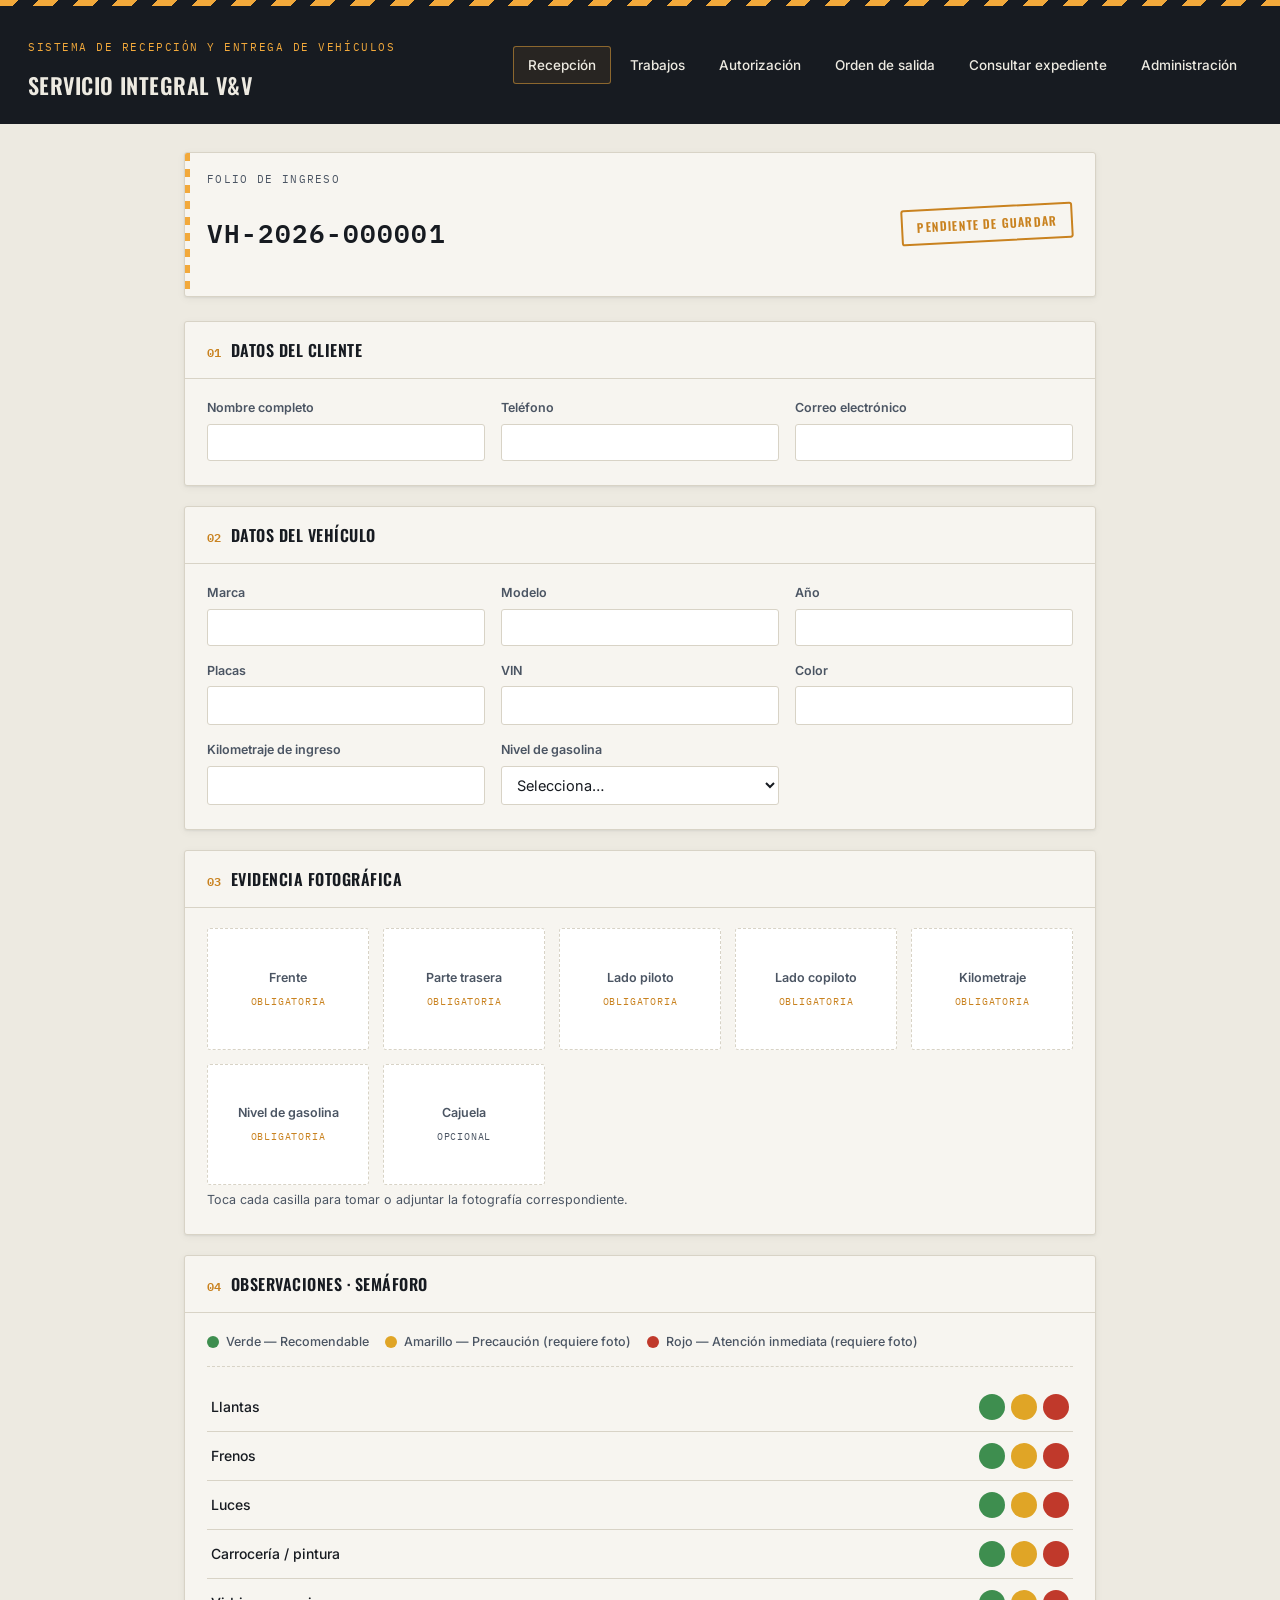
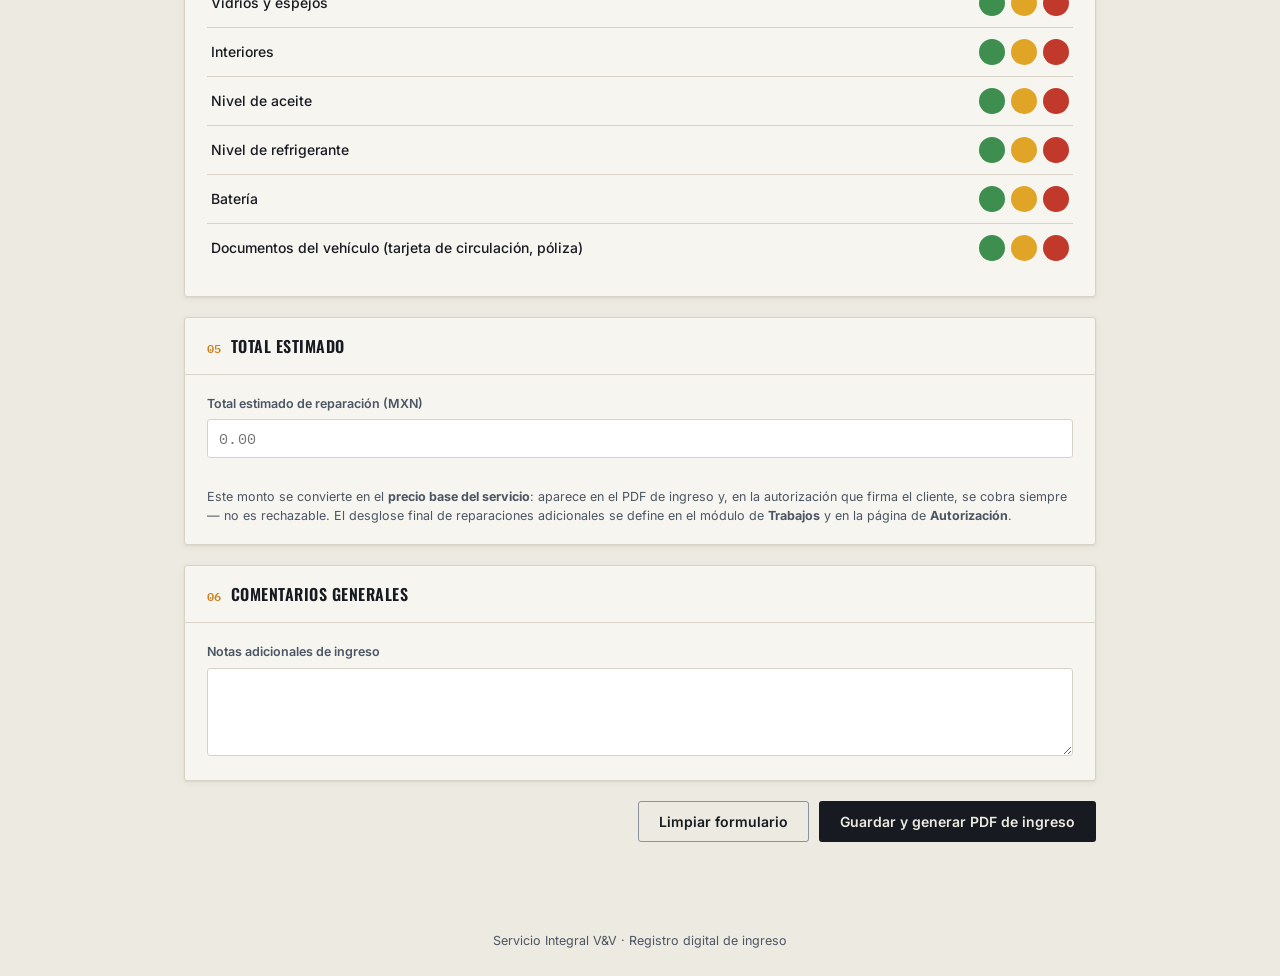
<file: index.html>
<!DOCTYPE html>
<html lang="es">
<head>
<meta charset="UTF-8">
<meta name="viewport" content="width=device-width, initial-scale=1.0">
<title>Recepción de Vehículos · Servicio Integral V&amp;V</title>
<link rel="stylesheet" href="css/estilos.css">
</head>
<body>
  <div class="franja-seguridad"></div>

  <header class="encabezado">
    <div class="marca">
      <p class="kicker">Sistema de recepción y entrega de vehículos</p>
      <h1>Servicio Integral V&amp;V</h1>
    </div>
    <nav>
      <a href="index.html" aria-current="page">Recepción</a>
      <a href="trabajos.html">Trabajos</a>
      <a href="autorizacion.html">Autorización</a>
      <a href="salida.html">Orden de salida</a>
      <a href="consulta.html">Consultar expediente</a>
      <a href="admin.html">Administración</a>
    </nav>
  </header>

  <main>

    <!-- Boleto de folio: se genera automáticamente al guardar -->
    <div class="boleto-folio" style="margin-bottom: 24px;">
      <div>
        <p class="etiqueta">Folio de ingreso</p>
        <p class="folio" id="folio-preview">VH-2026-000001</p>
      </div>
      <span class="sello-estado" id="sello-estado">Pendiente de guardar</span>
    </div>

    <form id="form-recepcion" novalidate>

      <!-- Datos del cliente -->
      <section class="tarjeta">
        <div class="tarjeta__cabecera">
          <span class="tarjeta__num">01</span>
          <h2>Datos del cliente</h2>
        </div>
        <div class="tarjeta__cuerpo grid-campos">
          <div class="campo">
            <label for="cliente-nombre">Nombre completo</label>
            <input type="text" id="cliente-nombre" name="cliente_nombre" required>
          </div>
          <div class="campo">
            <label for="cliente-telefono">Teléfono</label>
            <input type="tel" id="cliente-telefono" name="cliente_telefono" required>
          </div>
          <div class="campo">
            <label for="cliente-correo">Correo electrónico</label>
            <input type="email" id="cliente-correo" name="cliente_correo">
          </div>
        </div>
      </section>

      <!-- Datos del vehículo -->
      <section class="tarjeta">
        <div class="tarjeta__cabecera">
          <span class="tarjeta__num">02</span>
          <h2>Datos del vehículo</h2>
        </div>
        <div class="tarjeta__cuerpo grid-campos">
          <div class="campo">
            <label for="veh-marca">Marca</label>
            <input type="text" id="veh-marca" name="veh_marca" required>
          </div>
          <div class="campo">
            <label for="veh-modelo">Modelo</label>
            <input type="text" id="veh-modelo" name="veh_modelo" required>
          </div>
          <div class="campo">
            <label for="veh-anio">Año</label>
            <input type="number" id="veh-anio" name="veh_anio" min="1970" max="2100">
          </div>
          <div class="campo campo--dato">
            <label for="veh-placas">Placas</label>
            <input type="text" id="veh-placas" name="veh_placas" required>
          </div>
          <div class="campo campo--dato">
            <label for="veh-vin">VIN</label>
            <input type="text" id="veh-vin" name="veh_vin">
          </div>
          <div class="campo campo--dato">
            <label for="veh-color">Color</label>
            <input type="text" id="veh-color" name="veh_color">
          </div>
          <div class="campo campo--dato">
            <label for="veh-km">Kilometraje de ingreso</label>
            <input type="number" id="veh-km" name="veh_km" min="0">
          </div>
          <div class="campo">
            <label for="veh-gasolina">Nivel de gasolina</label>
            <select id="veh-gasolina" name="veh_gasolina">
              <option value="">Selecciona…</option>
              <option value="reserva">Reserva</option>
              <option value="1/4">1/4</option>
              <option value="1/2">1/2</option>
              <option value="3/4">3/4</option>
              <option value="lleno">Lleno</option>
            </select>
          </div>
        </div>
      </section>

      <!-- Evidencia fotográfica -->
      <section class="tarjeta">
        <div class="tarjeta__cabecera">
          <span class="tarjeta__num">03</span>
          <h2>Evidencia fotográfica</h2>
        </div>
        <div class="tarjeta__cuerpo">
          <div class="grid-fotos" id="grid-fotos-ingreso">
            <label class="foto-slot" data-slot="frente">
              <input type="file" accept="image/*" capture="environment" hidden>
              <span class="nombre">Frente</span>
              <span class="req">Obligatoria</span>
            </label>
            <label class="foto-slot" data-slot="trasera">
              <input type="file" accept="image/*" capture="environment" hidden>
              <span class="nombre">Parte trasera</span>
              <span class="req">Obligatoria</span>
            </label>
            <label class="foto-slot" data-slot="lado-piloto">
              <input type="file" accept="image/*" capture="environment" hidden>
              <span class="nombre">Lado piloto</span>
              <span class="req">Obligatoria</span>
            </label>
            <label class="foto-slot" data-slot="lado-copiloto">
              <input type="file" accept="image/*" capture="environment" hidden>
              <span class="nombre">Lado copiloto</span>
              <span class="req">Obligatoria</span>
            </label>
            <label class="foto-slot" data-slot="kilometraje">
              <input type="file" accept="image/*" capture="environment" hidden>
              <span class="nombre">Kilometraje</span>
              <span class="req">Obligatoria</span>
            </label>
            <label class="foto-slot" data-slot="gasolina">
              <input type="file" accept="image/*" capture="environment" hidden>
              <span class="nombre">Nivel de gasolina</span>
              <span class="req">Obligatoria</span>
            </label>
            <label class="foto-slot" data-slot="cajuela">
              <input type="file" accept="image/*" capture="environment" hidden>
              <span class="nombre">Cajuela</span>
              <span class="req" style="color: var(--peltre);">Opcional</span>
            </label>
          </div>
          <p class="texto-ayuda">Toca cada casilla para tomar o adjuntar la fotografía correspondiente.</p>
        </div>
      </section>

      <!-- Observaciones -->
      <section class="tarjeta">
        <div class="tarjeta__cabecera">
          <span class="tarjeta__num">04</span>
          <h2>Observaciones · Semáforo</h2>
        </div>
        <div class="tarjeta__cuerpo">
          <div class="leyenda-semaforo">
            <span class="leyenda-semaforo__item"><span class="punto verde"></span> Verde — Recomendable</span>
            <span class="leyenda-semaforo__item"><span class="punto amarillo"></span> Amarillo — Precaución (requiere foto)</span>
            <span class="leyenda-semaforo__item"><span class="punto rojo"></span> Rojo — Atención inmediata (requiere foto)</span>
          </div>
          <div id="lista-observaciones">
            <!-- Filas generadas por js/app.js -->
          </div>
        </div>
      </section>

      <!-- Total estimado -->
      <section class="tarjeta">
        <div class="tarjeta__cabecera">
          <span class="tarjeta__num">05</span>
          <h2>Total estimado</h2>
        </div>
        <div class="tarjeta__cuerpo grid-campos">
          <div class="campo campo--dato">
            <label for="total-estimado">Total estimado de reparación (MXN)</label>
            <input type="number" id="total-estimado" name="total_estimado" min="0.01" step="0.01" placeholder="0.00" required>
          </div>
        </div>
        <p class="texto-ayuda" style="padding: 0 22px 18px;">
          Este monto se convierte en el <strong>precio base del servicio</strong>: aparece en el
          PDF de ingreso y, en la autorización que firma el cliente, se cobra siempre —
          no es rechazable. El desglose final de reparaciones adicionales se define en el
          módulo de <strong>Trabajos</strong> y en la página de <strong>Autorización</strong>.
        </p>
      </section>

      <!-- Comentarios generales -->
      <section class="tarjeta">
        <div class="tarjeta__cabecera">
          <span class="tarjeta__num">06</span>
          <h2>Comentarios generales</h2>
        </div>
        <div class="tarjeta__cuerpo">
          <div class="campo">
            <label for="comentarios">Notas adicionales de ingreso</label>
            <textarea id="comentarios" name="comentarios" rows="4"></textarea>
          </div>
        </div>
      </section>

      <div class="barra-acciones">
        <button type="button" class="btn btn-secundario" id="btn-limpiar">Limpiar formulario</button>
        <button type="submit" class="btn btn-primario" id="btn-guardar">Guardar y generar PDF de ingreso</button>
      </div>

    </form>
  </main>

  <footer class="pie-pagina">
    Servicio Integral V&amp;V · Registro digital de ingreso
  </footer>

  <script src="js/api.js"></script>
  <script src="js/app.js"></script>
</body>
</html>
</file>
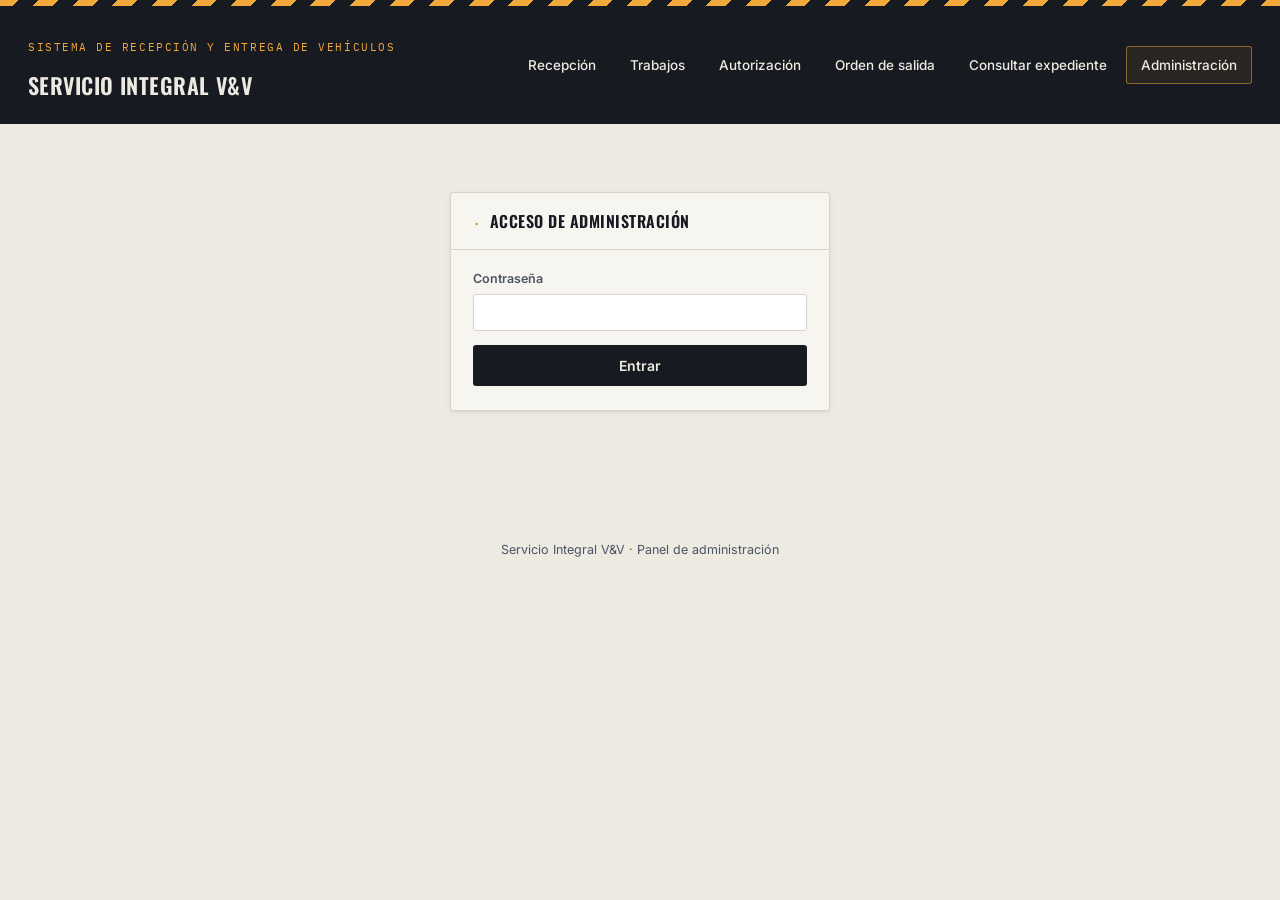
<file: admin.html>
<!DOCTYPE html>
<html lang="es">
<head>
<meta charset="UTF-8">
<meta name="viewport" content="width=device-width, initial-scale=1.0">
<title>Administración · Servicio Integral V&amp;V</title>
<link rel="stylesheet" href="css/estilos.css">
</head>
<body>
  <div class="franja-seguridad"></div>

  <header class="encabezado">
    <div class="marca">
      <p class="kicker">Sistema de recepción y entrega de vehículos</p>
      <h1>Servicio Integral V&amp;V</h1>
    </div>
    <nav>
      <a href="index.html">Recepción</a>
      <a href="trabajos.html">Trabajos</a>
      <a href="autorizacion.html">Autorización</a>
      <a href="salida.html">Orden de salida</a>
      <a href="consulta.html">Consultar expediente</a>
      <a href="admin.html" aria-current="page">Administración</a>
    </nav>
  </header>

  <main>

    <!-- Puerta de acceso: se oculta el panel hasta verificar la contraseña -->
    <section class="tarjeta" id="panel-login" style="max-width: 380px; margin: 40px auto;">
      <div class="tarjeta__cabecera">
        <span class="tarjeta__num">·</span>
        <h2>Acceso de administración</h2>
      </div>
      <div class="tarjeta__cuerpo">
        <form id="form-login">
          <div class="campo" style="margin-bottom: 14px;">
            <label for="clave-admin">Contraseña</label>
            <input type="password" id="clave-admin" autocomplete="current-password" required>
          </div>
          <button type="submit" class="btn btn-primario" id="btn-entrar" style="width: 100%;">Entrar</button>
          <p class="texto-ayuda" id="error-login" style="color: var(--rojo); display:none;"></p>
        </form>
      </div>
    </section>

    <div id="panel-contenido" hidden>

    <section class="tarjeta" style="margin-bottom: 20px;">
      <div class="tarjeta__cabecera" style="justify-content: space-between; align-items: center;">
        <div style="display:flex; align-items:baseline; gap:10px;">
          <span class="tarjeta__num">·</span>
          <h2>Vehículos en el taller</h2>
        </div>
        <div style="display:flex; align-items:center; gap:16px;">
          <label style="display:flex; align-items:center; gap:8px; font-size: 13px; color: var(--peltre); font-weight: 500; cursor: pointer;">
            <input type="checkbox" id="chk-mostrar-entregados">
            Mostrar entregados
          </label>
          <button type="button" class="btn btn-secundario" id="btn-cerrar-sesion" style="padding: 7px 12px; font-size: 12.5px;">Cerrar sesión</button>
        </div>
      </div>
      <div class="tarjeta__cuerpo">
        <div class="campo" style="margin-bottom: 16px;">
          <label for="filtro-admin">Buscar por folio, cliente o placas</label>
          <input type="text" id="filtro-admin" placeholder="VH-2026-000001, Juan Pérez, ABC-123…">
        </div>

        <div style="overflow-x: auto;">
          <table id="tabla-admin" style="width:100%; border-collapse:collapse; font-size: 13.5px;">
            <thead>
              <tr style="text-align:left; border-bottom: 2px solid var(--linea);">
                <th style="padding: 8px 6px; font-size:11px; letter-spacing:0.06em; text-transform:uppercase; color: var(--peltre);">Folio</th>
                <th style="padding: 8px 6px; font-size:11px; letter-spacing:0.06em; text-transform:uppercase; color: var(--peltre);">Cliente</th>
                <th style="padding: 8px 6px; font-size:11px; letter-spacing:0.06em; text-transform:uppercase; color: var(--peltre);">Vehículo</th>
                <th style="padding: 8px 6px; font-size:11px; letter-spacing:0.06em; text-transform:uppercase; color: var(--peltre);">Placas</th>
                <th style="padding: 8px 6px; font-size:11px; letter-spacing:0.06em; text-transform:uppercase; color: var(--peltre);">Ingreso</th>
                <th style="padding: 8px 6px; font-size:11px; letter-spacing:0.06em; text-transform:uppercase; color: var(--peltre);">Estado actual</th>
                <th style="padding: 8px 6px; font-size:11px; letter-spacing:0.06em; text-transform:uppercase; color: var(--peltre);">Autorizado</th>
                <th style="padding: 8px 6px; font-size:11px; letter-spacing:0.06em; text-transform:uppercase; color: var(--peltre);">Cambiar a</th>
                <th></th>
              </tr>
            </thead>
            <tbody id="cuerpo-tabla-admin">
              <!-- Filas generadas por js/admin.js -->
            </tbody>
          </table>
        </div>

        <p class="texto-ayuda" id="mensaje-tabla-vacia" hidden>No hay vehículos que coincidan con la búsqueda.</p>
        <p class="texto-ayuda" id="mensaje-cargando">Cargando expedientes…</p>
      </div>
    </section>

    <p class="texto-ayuda">
      Al cambiar el estado se envía automáticamente un correo al cliente (si dejó su correo al ingresar el vehículo).
    </p>

    <section class="tarjeta">
      <div class="tarjeta__cabecera">
        <span class="tarjeta__num">·</span>
        <h2>Prueba de notificaciones por correo</h2>
      </div>
      <div class="tarjeta__cuerpo">
        <p class="texto-ayuda" style="margin: 0 0 14px;">
          Si los clientes no están recibiendo las notificaciones o los PDF, usa esto para
          probar el envío directamente, sin depender de un folio real.
        </p>
        <div class="grid-campos" style="align-items: end;">
          <div class="campo">
            <label for="correo-prueba">Correo de destino</label>
            <input type="email" id="correo-prueba" placeholder="tu-correo@ejemplo.com">
          </div>
          <div class="campo">
            <button type="button" class="btn btn-secundario" id="btn-probar-correo">Enviar correo de prueba</button>
          </div>
        </div>
        <p class="texto-ayuda" style="margin-top: 10px;">
          Si no llega en unos minutos, revisa la carpeta de spam y confirma que le diste
          permiso al script para enviar correos (Apps Script te lo pide la primera vez que
          se ejecuta cualquier acción que use MailApp).
        </p>
      </div>
    </section>

    </div>

  </main>

  <footer class="pie-pagina">
    Servicio Integral V&amp;V · Panel de administración
  </footer>

  <script src="js/api.js"></script>
  <script src="js/admin.js"></script>
</body>
</html>
</file>
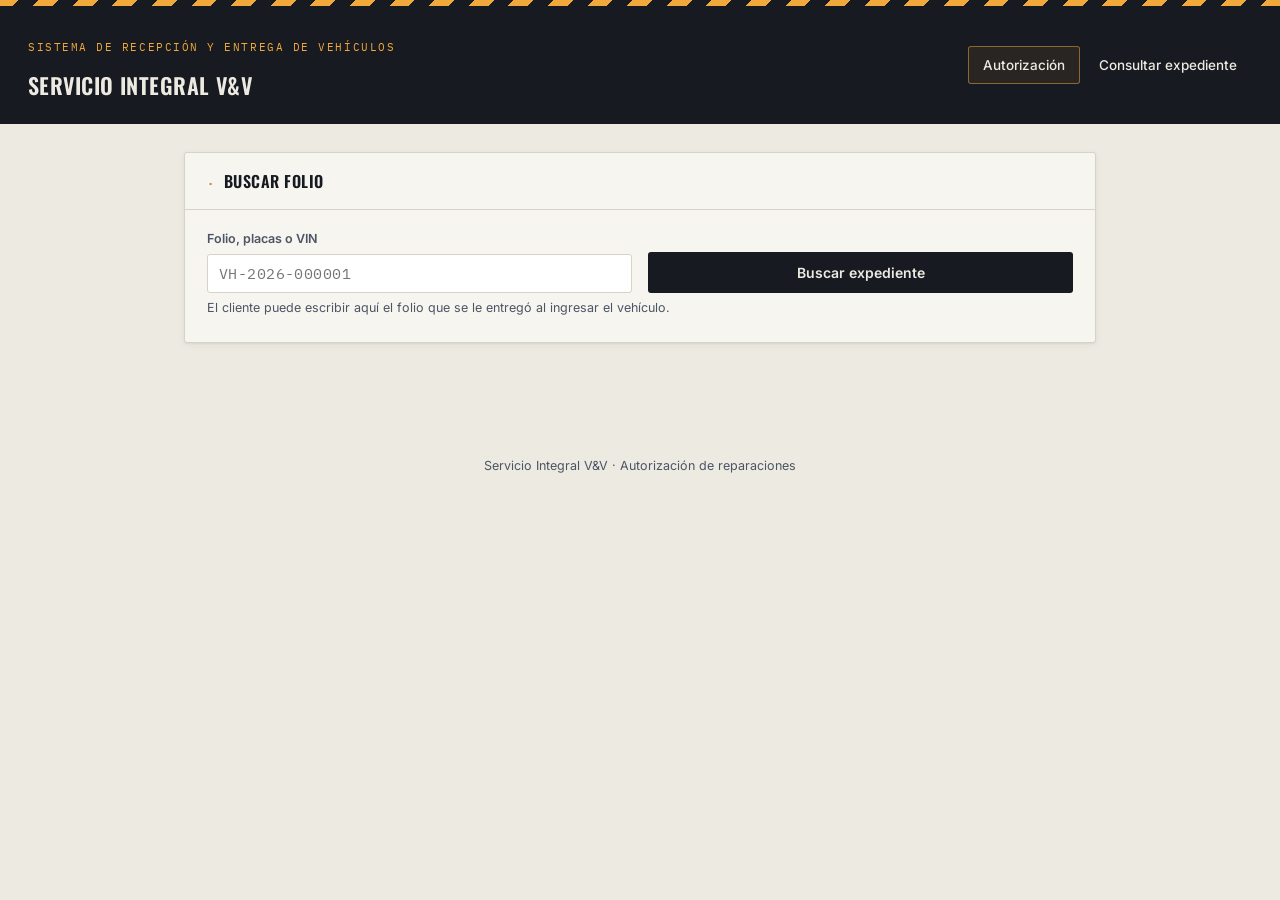
<file: autorizacion.html>
<!DOCTYPE html>
<html lang="es">
<head>
<meta charset="UTF-8">
<meta name="viewport" content="width=device-width, initial-scale=1.0">
<title>Autorización de Reparaciones · Servicio Integral V&amp;V</title>
<link rel="stylesheet" href="css/estilos.css">
</head>
<body>
  <div class="franja-seguridad"></div>

  <header class="encabezado">
    <div class="marca">
      <p class="kicker">Sistema de recepción y entrega de vehículos</p>
      <h1>Servicio Integral V&amp;V</h1>
    </div>
    <nav>
      <a href="autorizacion.html" aria-current="page">Autorización</a>
      <a href="consulta.html">Consultar expediente</a>
    </nav>
  </header>

  <main>

    <!-- Búsqueda del expediente -->
    <section class="tarjeta" style="margin-bottom: 24px;">
      <div class="tarjeta__cabecera">
        <span class="tarjeta__num">·</span>
        <h2>Buscar folio</h2>
      </div>
      <div class="tarjeta__cuerpo">
        <div class="grid-campos" style="align-items: end;">
          <div class="campo campo--dato">
            <label for="buscar-folio-autorizacion">Folio, placas o VIN</label>
            <input type="text" id="buscar-folio-autorizacion" placeholder="VH-2026-000001">
          </div>
          <div class="campo">
            <button type="button" class="btn btn-primario" id="btn-buscar-folio-autorizacion">Buscar expediente</button>
          </div>
        </div>
        <p class="texto-ayuda">El cliente puede escribir aquí el folio que se le entregó al ingresar el vehículo.</p>
      </div>
    </section>

    <div id="panel-autorizacion" hidden>

      <div class="boleto-folio" style="margin-bottom: 24px;">
        <div>
          <p class="etiqueta">Expediente</p>
          <p class="folio" id="folio-autorizacion">VH-2026-000001</p>
        </div>
        <span class="sello-estado" id="sello-estado-autorizacion">En reparación</span>
      </div>

      <!-- Sin reparaciones registradas todavía -->
      <p class="texto-ayuda" id="mensaje-sin-reparaciones" hidden>
        Todavía no hay reparaciones recomendadas registradas para este folio.
        Solicita al taller que complete el módulo de Trabajos antes de continuar.
      </p>

      <!-- Ya autorizado: vista de solo lectura -->
      <div id="vista-bloqueada" hidden>
        <p class="banner-info">
          Esta autorización ya fue confirmada el <strong id="fecha-autorizacion"></strong> y no puede modificarse.
        </p>
        <section class="tarjeta">
          <div class="tarjeta__cabecera"><span class="tarjeta__num">·</span><h2>Reparaciones autorizadas</h2></div>
          <div class="tarjeta__cuerpo">
            <table class="tabla-autorizacion" id="tabla-bloqueada">
              <thead><tr><th>Reparación</th><th class="col-costo">Costo</th></tr></thead>
              <tbody id="cuerpo-tabla-bloqueada"></tbody>
            </table>
            <div class="total-autorizacion">
              <span>Total autorizado</span>
              <span class="monto" id="total-bloqueado">$0.00</span>
            </div>
          </div>
        </section>
      </div>

      <!-- Formulario de autorización (aún no bloqueado) -->
      <form id="form-autorizacion" hidden novalidate>

        <section class="tarjeta">
          <div class="tarjeta__cabecera">
            <span class="tarjeta__num">01</span>
            <h2>Reparaciones recomendadas</h2>
          </div>
          <div class="tarjeta__cuerpo">
            <p class="texto-ayuda" style="margin: 0 0 14px;">
              Selecciona las reparaciones que autorizas. El total se calcula automáticamente.
            </p>

            <div style="display:flex; justify-content:space-between; align-items:center; background: var(--papel); border:1px solid var(--linea); border-radius: var(--radio); padding: 12px 16px; margin-bottom: 16px;">
              <div>
                <p style="margin:0; font-weight:600; font-size:14px;">Servicio base</p>
                <p style="margin:2px 0 0; font-size:12px; color:var(--peltre);">Cargo fijo del servicio, no rechazable</p>
              </div>
              <span id="precio-base-autorizacion" style="font-family: var(--fuente-dato); font-weight:600; font-size:16px;">$0.00</span>
            </div>

            <table class="tabla-autorizacion">
              <thead>
                <tr><th style="width:40px;"></th><th>Reparación</th><th class="col-costo">Costo</th></tr>
              </thead>
              <tbody id="cuerpo-tabla-autorizacion"></tbody>
            </table>
            <div class="total-autorizacion">
              <span>Total autorizado</span>
              <span class="monto" id="total-autorizado">$0.00</span>
            </div>
          </div>
        </section>

        <section class="tarjeta">
          <div class="tarjeta__cabecera">
            <span class="tarjeta__num">02</span>
            <h2>Identificación oficial (INE)</h2>
          </div>
          <div class="tarjeta__cuerpo">
            <p class="texto-ayuda" style="margin: 0 0 14px;">
              Se solicita para dejar constancia de quién autorizó las reparaciones. La foto del frente es obligatoria.
            </p>
            <div class="grid-fotos" style="grid-template-columns: repeat(auto-fit, minmax(160px,1fr));">
              <label class="foto-slot" data-slot="ine-frente">
                <input type="file" accept="image/*" capture="environment" hidden>
                <span class="nombre">Frente del INE</span>
                <span class="req">Obligatoria</span>
              </label>
              <label class="foto-slot" data-slot="ine-reverso">
                <input type="file" accept="image/*" capture="environment" hidden>
                <span class="nombre">Reverso del INE</span>
                <span class="req" style="color: var(--peltre);">Opcional</span>
              </label>
            </div>
          </div>
        </section>

        <p class="texto-ayuda">
          Al confirmar, este expediente quedará <strong>bloqueado</strong>: ya no podrá modificarse
          la lista de reparaciones ni la autorización.
        </p>

        <div class="barra-acciones">
          <button type="submit" class="btn btn-primario" id="btn-confirmar-autorizacion">Confirmar autorización</button>
        </div>

      </form>
    </div>

  </main>

  <footer class="pie-pagina">
    Servicio Integral V&amp;V · Autorización de reparaciones
  </footer>

  <script src="js/api.js"></script>
  <script src="js/autorizacion.js"></script>
</body>
</html>
</file>
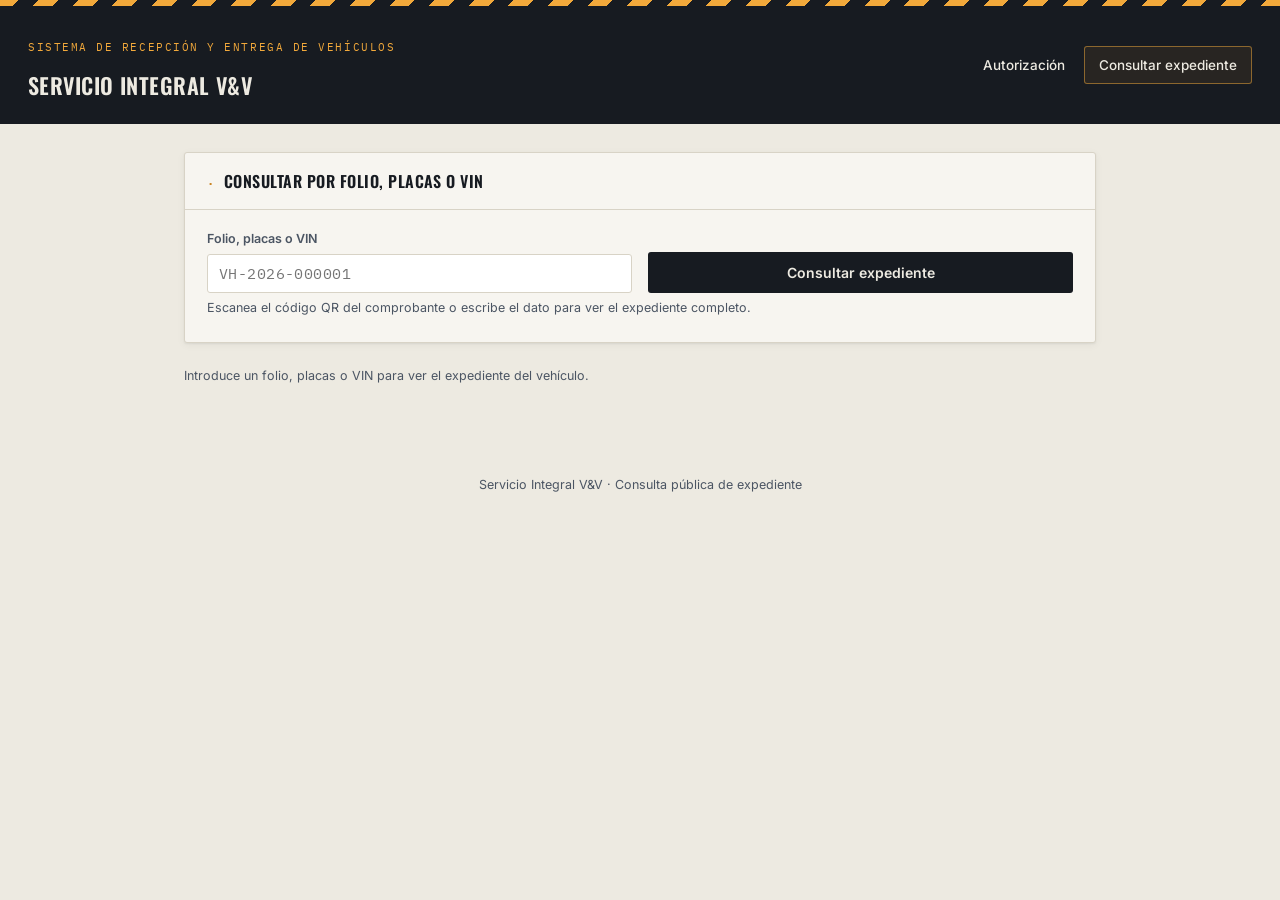
<file: consulta.html>
<!DOCTYPE html>
<html lang="es">
<head>
<meta charset="UTF-8">
<meta name="viewport" content="width=device-width, initial-scale=1.0">
<title>Consulta de Expediente · Servicio Integral V&amp;V</title>
<link rel="stylesheet" href="css/estilos.css">
</head>
<body>
  <div class="franja-seguridad"></div>

  <header class="encabezado">
    <div class="marca">
      <p class="kicker">Sistema de recepción y entrega de vehículos</p>
      <h1>Servicio Integral V&amp;V</h1>
    </div>
    <nav>
      <a href="autorizacion.html">Autorización</a>
      <a href="consulta.html" aria-current="page">Consultar expediente</a>
    </nav>
  </header>

  <main>

    <!-- Búsqueda -->
    <section class="tarjeta" style="margin-bottom: 24px;">
      <div class="tarjeta__cabecera">
        <span class="tarjeta__num">·</span>
        <h2>Consultar por folio, placas o VIN</h2>
      </div>
      <div class="tarjeta__cuerpo">
        <div class="grid-campos" style="align-items: end;">
          <div class="campo campo--dato">
            <label for="consulta-input">Folio, placas o VIN</label>
            <input type="text" id="consulta-input" placeholder="VH-2026-000001">
          </div>
          <div class="campo">
            <button type="button" class="btn btn-primario" id="btn-consultar">Consultar expediente</button>
          </div>
        </div>
        <p class="texto-ayuda">Escanea el código QR del comprobante o escribe el dato para ver el expediente completo.</p>
      </div>
    </section>

    <!-- Resultado del expediente (se llena con js/consulta.js) -->
    <div id="resultado-expediente" hidden>

      <div class="boleto-folio" style="margin-bottom: 24px;">
        <div>
          <p class="etiqueta">Expediente</p>
          <p class="folio" id="res-folio">VH-2026-000001</p>
        </div>
        <span class="sello-estado" id="res-estado">Listo para entrega</span>
      </div>

      <section class="tarjeta">
        <div class="tarjeta__cabecera">
          <span class="tarjeta__num">01</span>
          <h2>Datos generales</h2>
        </div>
        <div class="tarjeta__cuerpo grid-campos" id="res-datos">
          <!-- Cliente, vehículo, placas, fechas: llenado por consulta.js -->
        </div>
      </section>

      <section class="tarjeta">
        <div class="tarjeta__cabecera">
          <span class="tarjeta__num">02</span>
          <h2>Línea de tiempo</h2>
        </div>
        <div class="tarjeta__cuerpo" id="res-timeline">
          <!-- Estados: Recibido → En diagnóstico → ... → Entregado -->
        </div>
      </section>

      <section class="tarjeta">
        <div class="tarjeta__cabecera">
          <span class="tarjeta__num">03</span>
          <h2>Comparador antes / después</h2>
        </div>
        <div class="tarjeta__cuerpo" id="res-comparador">
          <!-- Deslizador de fotos de ingreso vs. salida -->
        </div>
      </section>

      <section class="tarjeta">
        <div class="tarjeta__cabecera">
          <span class="tarjeta__num">04</span>
          <h2>Documentos e historial</h2>
        </div>
        <div class="tarjeta__cuerpo" id="res-documentos">
          <!-- Enlaces a PDF de ingreso, salida e historial de servicios -->
        </div>
      </section>

    </div>

    <p class="texto-ayuda" id="mensaje-vacio">Introduce un folio, placas o VIN para ver el expediente del vehículo.</p>

  </main>

  <footer class="pie-pagina">
    Servicio Integral V&amp;V · Consulta pública de expediente
  </footer>

  <script src="js/api.js"></script>
  <script src="js/consulta.js"></script>
</body>
</html>
</file>
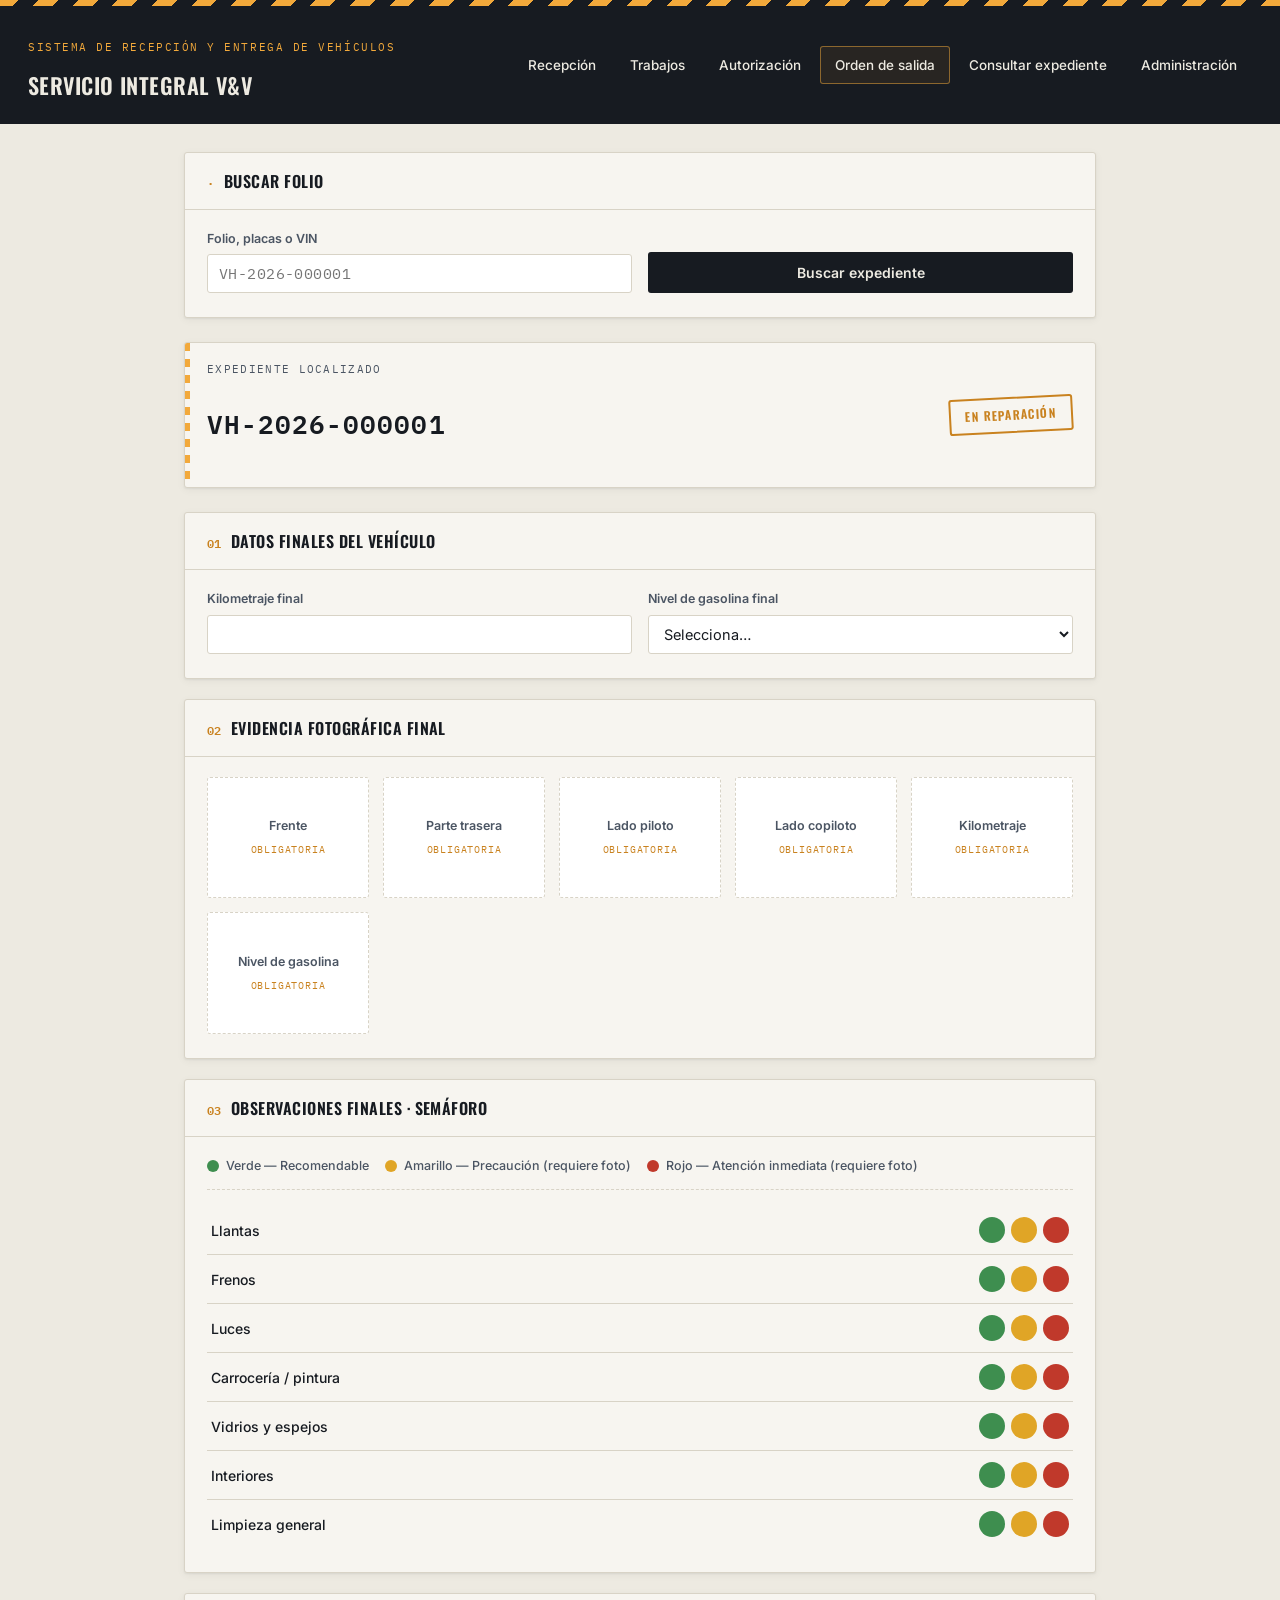
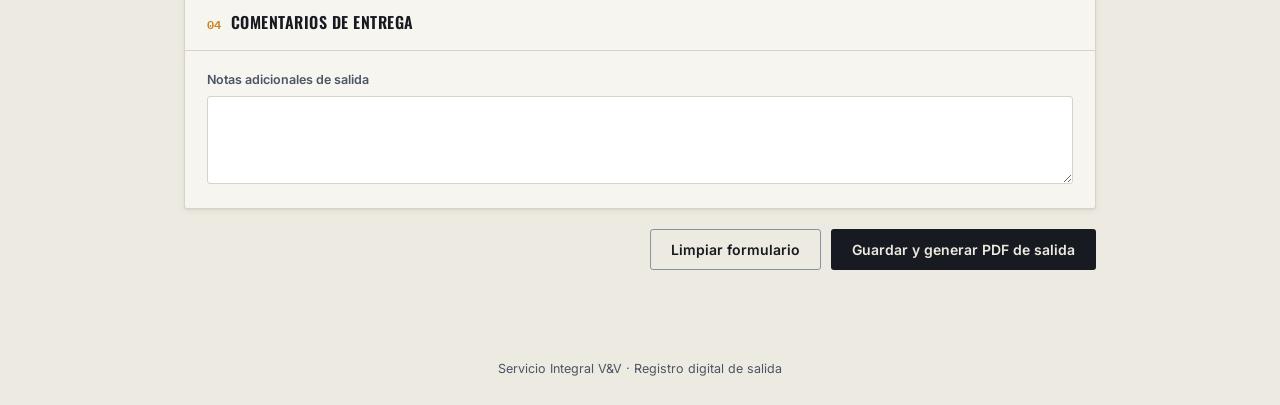
<file: salida.html>
<!DOCTYPE html>
<html lang="es">
<head>
<meta charset="UTF-8">
<meta name="viewport" content="width=device-width, initial-scale=1.0">
<title>Orden de Salida · Servicio Integral V&amp;V</title>
<link rel="stylesheet" href="css/estilos.css">
</head>
<body>
  <div class="franja-seguridad"></div>

  <header class="encabezado">
    <div class="marca">
      <p class="kicker">Sistema de recepción y entrega de vehículos</p>
      <h1>Servicio Integral V&amp;V</h1>
    </div>
    <nav>
      <a href="index.html">Recepción</a>
      <a href="trabajos.html">Trabajos</a>
      <a href="autorizacion.html">Autorización</a>
      <a href="salida.html" aria-current="page">Orden de salida</a>
      <a href="consulta.html">Consultar expediente</a>
      <a href="admin.html">Administración</a>
    </nav>
  </header>

  <main>

    <!-- Búsqueda del expediente a cerrar -->
    <section class="tarjeta" style="margin-bottom: 24px;">
      <div class="tarjeta__cabecera">
        <span class="tarjeta__num">·</span>
        <h2>Buscar folio</h2>
      </div>
      <div class="tarjeta__cuerpo">
        <div class="grid-campos" style="align-items: end;">
          <div class="campo campo--dato">
            <label for="buscar-folio">Folio, placas o VIN</label>
            <input type="text" id="buscar-folio" placeholder="VH-2026-000001">
          </div>
          <div class="campo">
            <button type="button" class="btn btn-primario" id="btn-buscar-folio">Buscar expediente</button>
          </div>
        </div>
      </div>
    </section>

    <div class="boleto-folio" style="margin-bottom: 24px;">
      <div>
        <p class="etiqueta">Expediente localizado</p>
        <p class="folio" id="folio-actual">VH-2026-000001</p>
      </div>
      <span class="sello-estado" id="sello-estado-salida">En reparación</span>
    </div>

    <!-- Desglose de trabajos y reparaciones autorizadas (solo lectura) -->
    <section class="tarjeta" id="tarjeta-desglose" style="margin-bottom: 24px;" hidden>
      <div class="tarjeta__cabecera">
        <span class="tarjeta__num">·</span>
        <h2>Desglose de trabajos y reparaciones</h2>
      </div>
      <div class="tarjeta__cuerpo" id="contenido-desglose"></div>
    </section>

    <form id="form-salida" novalidate>

      <!-- Datos finales del vehículo -->
      <section class="tarjeta">
        <div class="tarjeta__cabecera">
          <span class="tarjeta__num">01</span>
          <h2>Datos finales del vehículo</h2>
        </div>
        <div class="tarjeta__cuerpo grid-campos">
          <div class="campo campo--dato">
            <label for="km-final">Kilometraje final</label>
            <input type="number" id="km-final" name="km_final" min="0" required>
          </div>
          <div class="campo">
            <label for="gasolina-final">Nivel de gasolina final</label>
            <select id="gasolina-final" name="gasolina_final">
              <option value="">Selecciona…</option>
              <option value="reserva">Reserva</option>
              <option value="1/4">1/4</option>
              <option value="1/2">1/2</option>
              <option value="3/4">3/4</option>
              <option value="lleno">Lleno</option>
            </select>
          </div>
        </div>
      </section>

      <!-- Evidencia fotográfica final -->
      <section class="tarjeta">
        <div class="tarjeta__cabecera">
          <span class="tarjeta__num">02</span>
          <h2>Evidencia fotográfica final</h2>
        </div>
        <div class="tarjeta__cuerpo">
          <div class="grid-fotos" id="grid-fotos-salida">
            <label class="foto-slot" data-slot="frente">
              <input type="file" accept="image/*" capture="environment" hidden>
              <span class="nombre">Frente</span>
              <span class="req">Obligatoria</span>
            </label>
            <label class="foto-slot" data-slot="trasera">
              <input type="file" accept="image/*" capture="environment" hidden>
              <span class="nombre">Parte trasera</span>
              <span class="req">Obligatoria</span>
            </label>
            <label class="foto-slot" data-slot="lado-piloto">
              <input type="file" accept="image/*" capture="environment" hidden>
              <span class="nombre">Lado piloto</span>
              <span class="req">Obligatoria</span>
            </label>
            <label class="foto-slot" data-slot="lado-copiloto">
              <input type="file" accept="image/*" capture="environment" hidden>
              <span class="nombre">Lado copiloto</span>
              <span class="req">Obligatoria</span>
            </label>
            <label class="foto-slot" data-slot="kilometraje">
              <input type="file" accept="image/*" capture="environment" hidden>
              <span class="nombre">Kilometraje</span>
              <span class="req">Obligatoria</span>
            </label>
            <label class="foto-slot" data-slot="gasolina">
              <input type="file" accept="image/*" capture="environment" hidden>
              <span class="nombre">Nivel de gasolina</span>
              <span class="req">Obligatoria</span>
            </label>
          </div>
        </div>
      </section>

      <!-- Observaciones finales -->
      <section class="tarjeta">
        <div class="tarjeta__cabecera">
          <span class="tarjeta__num">03</span>
          <h2>Observaciones finales · Semáforo</h2>
        </div>
        <div class="tarjeta__cuerpo">
          <div class="leyenda-semaforo">
            <span class="leyenda-semaforo__item"><span class="punto verde"></span> Verde — Recomendable</span>
            <span class="leyenda-semaforo__item"><span class="punto amarillo"></span> Amarillo — Precaución (requiere foto)</span>
            <span class="leyenda-semaforo__item"><span class="punto rojo"></span> Rojo — Atención inmediata (requiere foto)</span>
          </div>
          <div id="lista-observaciones-salida">
            <!-- Filas generadas por js/salida.js -->
          </div>
        </div>
      </section>

      <section class="tarjeta">
        <div class="tarjeta__cabecera">
          <span class="tarjeta__num">04</span>
          <h2>Comentarios de entrega</h2>
        </div>
        <div class="tarjeta__cuerpo">
          <div class="campo">
            <label for="comentarios-salida">Notas adicionales de salida</label>
            <textarea id="comentarios-salida" name="comentarios_salida" rows="4"></textarea>
          </div>
        </div>
      </section>

      <div class="barra-acciones">
        <button type="button" class="btn btn-secundario" id="btn-limpiar-salida">Limpiar formulario</button>
        <button type="submit" class="btn btn-primario" id="btn-guardar-salida">Guardar y generar PDF de salida</button>
      </div>

    </form>
  </main>

  <footer class="pie-pagina">
    Servicio Integral V&amp;V · Registro digital de salida
  </footer>

  <script src="js/api.js"></script>
  <script src="js/salida.js"></script>
</body>
</html>
</file>
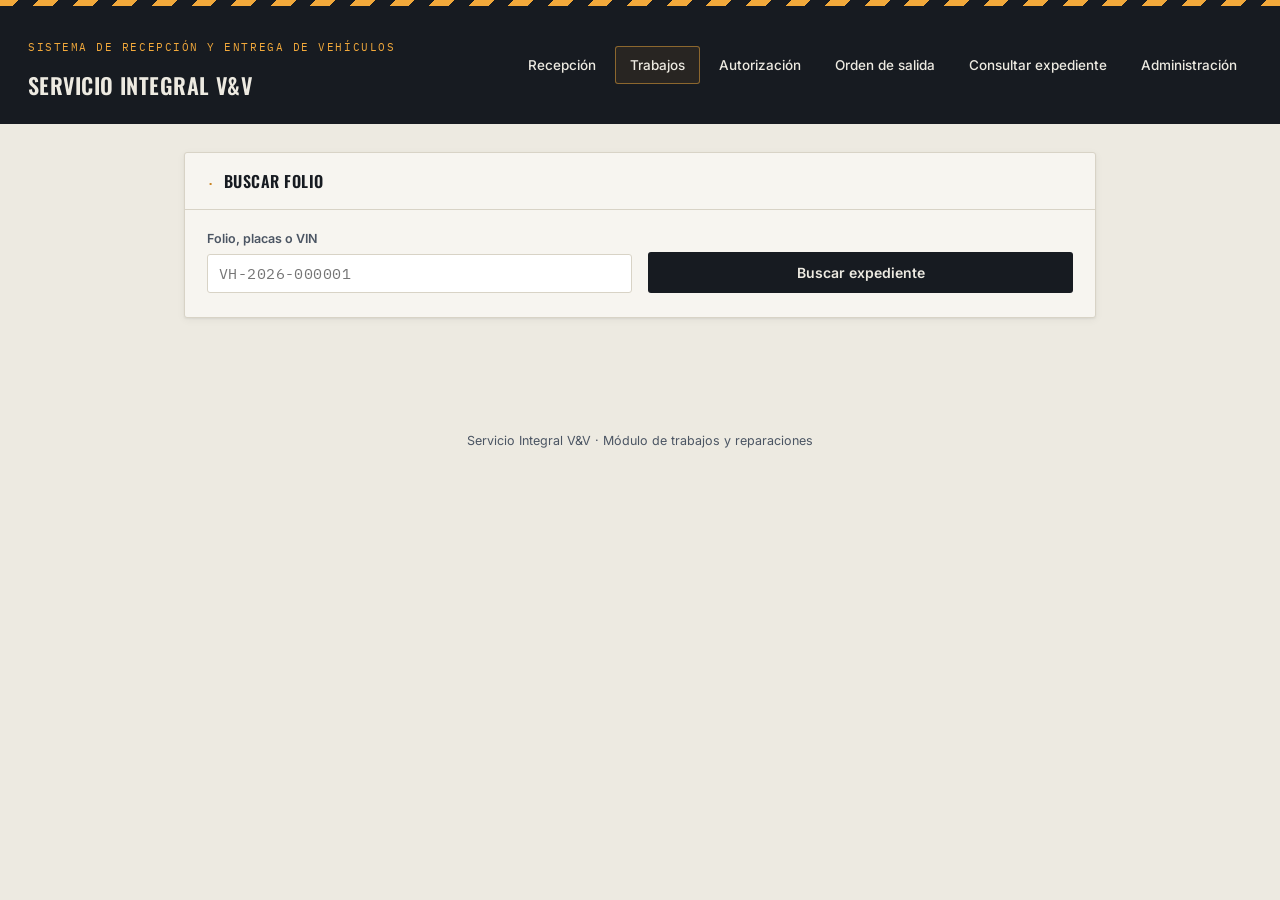
<file: trabajos.html>
<!DOCTYPE html>
<html lang="es">
<head>
<meta charset="UTF-8">
<meta name="viewport" content="width=device-width, initial-scale=1.0">
<title>Trabajos y Reparaciones · Servicio Integral V&amp;V</title>
<link rel="stylesheet" href="css/estilos.css">
</head>
<body>
  <div class="franja-seguridad"></div>

  <header class="encabezado">
    <div class="marca">
      <p class="kicker">Sistema de recepción y entrega de vehículos</p>
      <h1>Servicio Integral V&amp;V</h1>
    </div>
    <nav>
      <a href="index.html">Recepción</a>
      <a href="trabajos.html" aria-current="page">Trabajos</a>
      <a href="autorizacion.html">Autorización</a>
      <a href="salida.html">Orden de salida</a>
      <a href="consulta.html">Consultar expediente</a>
      <a href="admin.html">Administración</a>
    </nav>
  </header>

  <main>

    <!-- Búsqueda del expediente -->
    <section class="tarjeta" style="margin-bottom: 24px;">
      <div class="tarjeta__cabecera">
        <span class="tarjeta__num">·</span>
        <h2>Buscar folio</h2>
      </div>
      <div class="tarjeta__cuerpo">
        <div class="grid-campos" style="align-items: end;">
          <div class="campo campo--dato">
            <label for="buscar-folio-trabajos">Folio, placas o VIN</label>
            <input type="text" id="buscar-folio-trabajos" placeholder="VH-2026-000001">
          </div>
          <div class="campo">
            <button type="button" class="btn btn-primario" id="btn-buscar-folio-trabajos">Buscar expediente</button>
          </div>
        </div>
      </div>
    </section>

    <div id="panel-trabajos" hidden>

      <div class="boleto-folio" style="margin-bottom: 24px;">
        <div>
          <p class="etiqueta">Expediente</p>
          <p class="folio" id="folio-trabajos">VH-2026-000001</p>
        </div>
        <span class="sello-estado" id="sello-estado-trabajos">En reparación</span>
      </div>

      <p class="banner-bloqueado" id="banner-bloqueado-trabajos" hidden>
        El cliente ya autorizó este expediente, así que ya no se puede modificar.
        Puedes seguir consultando lo registrado, pero los campos están bloqueados.
      </p>

      <form id="form-trabajos" novalidate>

        <!-- Trabajos realizados -->
        <section class="tarjeta">
          <div class="tarjeta__cabecera">
            <span class="tarjeta__num">01</span>
            <h2>Trabajos realizados</h2>
          </div>
          <div class="tarjeta__cuerpo">
            <div class="campo">
              <label for="trabajos-realizados">Descripción de los trabajos realizados en el vehículo</label>
              <textarea id="trabajos-realizados" rows="5"></textarea>
            </div>
          </div>
        </section>

        <!-- Fallos encontrados -->
        <section class="tarjeta">
          <div class="tarjeta__cabecera">
            <span class="tarjeta__num">02</span>
            <h2>Fallos encontrados</h2>
          </div>
          <div class="tarjeta__cuerpo">
            <div id="lista-fallos"></div>
            <button type="button" class="btn-agregar" id="btn-agregar-fallo">+ Agregar fallo encontrado</button>
          </div>
        </section>

        <!-- Reparaciones recomendadas -->
        <section class="tarjeta">
          <div class="tarjeta__cabecera">
            <span class="tarjeta__num">03</span>
            <h2>Reparaciones recomendadas</h2>
          </div>
          <div class="tarjeta__cuerpo">
            <p class="texto-ayuda" style="margin: 0 0 14px;">
              Esta lista es la que verá el cliente en la página de Autorización, con el
              costo de cada reparación para que elija cuáles autoriza.
            </p>
            <div id="lista-reparaciones"></div>
            <button type="button" class="btn-agregar" id="btn-agregar-reparacion">+ Agregar reparación recomendada</button>
          </div>
        </section>

        <div class="barra-acciones">
          <button type="submit" class="btn btn-primario" id="btn-guardar-trabajos">Guardar trabajos y reparaciones</button>
        </div>

      </form>
    </div>

  </main>

  <footer class="pie-pagina">
    Servicio Integral V&amp;V · Módulo de trabajos y reparaciones
  </footer>

  <script src="js/api.js"></script>
  <script src="js/trabajos.js"></script>
</body>
</html>
</file>
<file: css/estilos.css>
/* ============================================================
   Sistema de Recepción y Entrega de Vehículos
   Hoja de estilos base — tokens compartidos por todas las páginas
   ============================================================ */

@import url('https://fonts.googleapis.com/css2?family=Oswald:wght@500;600;700&family=Inter:wght@400;500;600&family=IBM+Plex+Mono:wght@500;600&display=swap');

:root {
  /* Paleta — inspirada en el taller: asfalto, papel de orden de servicio,
     ámbar de precaución y el semáforo de observaciones */
  --asfalto:      #171B21;
  --asfalto-2:    #232932;
  --peltre:       #4B5563;
  --peltre-claro: #8892A0;
  --papel:        #EDEAE1;
  --papel-tarj:   #F7F5F0;
  --linea:        #D8D3C6;

  --ambar:        #F2A93B;
  --ambar-osc:    #C9821F;
  --azul:         #2B4C7E;

  --verde:        #3E8E4F;
  --verde-bg:     #E5F1E6;
  --amarillo:     #E0A526;
  --amarillo-bg:  #FCF2DC;
  --rojo:         #C0392B;
  --rojo-bg:      #FBE7E4;

  --fuente-display: 'Oswald', sans-serif;
  --fuente-cuerpo:  'Inter', sans-serif;
  --fuente-dato:    'IBM Plex Mono', monospace;

  --radio: 3px;
  --sombra: 0 1px 2px rgba(23, 27, 33, 0.06), 0 2px 8px rgba(23, 27, 33, 0.05);
}

* { box-sizing: border-box; }

html { scroll-behavior: smooth; }

body {
  margin: 0;
  background: var(--papel);
  color: var(--asfalto);
  font-family: var(--fuente-cuerpo);
  font-size: 15px;
  line-height: 1.5;
  -webkit-font-smoothing: antialiased;
}

/* ---------- Franja de seguridad (elemento de marca) ----------
   Rayas diagonales ámbar/asfalto, como la cinta de precaución de un taller.
   Se usa una sola vez por página, en el borde superior. */
.franja-seguridad {
  height: 6px;
  width: 100%;
  background: repeating-linear-gradient(
    -45deg,
    var(--ambar) 0px, var(--ambar) 14px,
    var(--asfalto) 14px, var(--asfalto) 28px
  );
}

/* ---------- Encabezado ---------- */
.encabezado {
  background: var(--asfalto);
  color: var(--papel);
  padding: 22px 28px;
  display: flex;
  align-items: center;
  justify-content: space-between;
  flex-wrap: wrap;
  gap: 14px;
}

.encabezado .marca {
  display: flex;
  flex-direction: column;
  gap: 2px;
}

.encabezado .marca .kicker {
  font-family: var(--fuente-dato);
  font-size: 11px;
  letter-spacing: 0.14em;
  text-transform: uppercase;
  color: var(--ambar);
}

.encabezado .marca h1 {
  margin: 0;
  font-family: var(--fuente-display);
  font-weight: 600;
  font-size: 22px;
  letter-spacing: 0.02em;
  text-transform: uppercase;
}

.encabezado nav {
  display: flex;
  gap: 4px;
}

.encabezado nav a {
  color: var(--papel);
  text-decoration: none;
  font-family: var(--fuente-cuerpo);
  font-weight: 500;
  font-size: 13.5px;
  padding: 8px 14px;
  border-radius: var(--radio);
  border: 1px solid transparent;
  transition: border-color 0.15s ease, background 0.15s ease;
}

.encabezado nav a:hover,
.encabezado nav a[aria-current="page"] {
  border-color: rgba(242, 169, 59, 0.5);
  background: rgba(242, 169, 59, 0.08);
}

/* ---------- Boleto de folio (elemento distintivo) ----------
   Evoca el ticket de resguardo de un taller: número de folio en
   mono, borde troquelado y una constancia de estado sellada. */
.boleto-folio {
  background: var(--papel-tarj);
  border: 1px solid var(--linea);
  border-radius: var(--radio);
  box-shadow: var(--sombra);
  padding: 18px 22px;
  display: flex;
  align-items: center;
  justify-content: space-between;
  gap: 18px;
  position: relative;
  overflow: hidden;
}

.boleto-folio::before {
  content: "";
  position: absolute;
  left: 0; top: 0; bottom: 0;
  width: 5px;
  background: repeating-linear-gradient(
    to bottom, var(--ambar) 0 8px, transparent 8px 16px
  );
}

.boleto-folio .etiqueta {
  font-family: var(--fuente-dato);
  font-size: 11px;
  letter-spacing: 0.12em;
  text-transform: uppercase;
  color: var(--peltre);
  margin: 0 0 4px;
}

.boleto-folio .folio {
  font-family: var(--fuente-dato);
  font-weight: 600;
  font-size: 26px;
  letter-spacing: 0.04em;
  color: var(--asfalto);
}

.sello-estado {
  font-family: var(--fuente-display);
  font-size: 12px;
  font-weight: 600;
  letter-spacing: 0.1em;
  text-transform: uppercase;
  padding: 7px 14px;
  border: 2px solid var(--ambar-osc);
  color: var(--ambar-osc);
  border-radius: var(--radio);
  transform: rotate(-3deg);
  white-space: nowrap;
}

/* ---------- Contenedor principal ---------- */
main {
  max-width: 960px;
  margin: 0 auto;
  padding: 28px 24px 64px;
}

/* ---------- Tarjetas de sección (hoja de inspección) ---------- */
.tarjeta {
  background: var(--papel-tarj);
  border: 1px solid var(--linea);
  border-radius: var(--radio);
  box-shadow: var(--sombra);
  margin-bottom: 20px;
}

.tarjeta__cabecera {
  display: flex;
  align-items: baseline;
  gap: 10px;
  padding: 16px 22px;
  border-bottom: 1px solid var(--linea);
}

.tarjeta__num {
  font-family: var(--fuente-dato);
  font-size: 12px;
  color: var(--ambar-osc);
  font-weight: 600;
}

.tarjeta__cabecera h2 {
  margin: 0;
  font-family: var(--fuente-display);
  font-weight: 600;
  font-size: 16px;
  text-transform: uppercase;
  letter-spacing: 0.03em;
  color: var(--asfalto);
}

.tarjeta__cuerpo {
  padding: 20px 22px 24px;
}

/* ---------- Formularios ---------- */
.grid-campos {
  display: grid;
  grid-template-columns: repeat(auto-fit, minmax(220px, 1fr));
  gap: 16px;
}

.campo {
  display: flex;
  flex-direction: column;
  gap: 6px;
}

.campo label {
  font-size: 12.5px;
  font-weight: 600;
  color: var(--peltre);
}

.campo input,
.campo select,
.campo textarea {
  font-family: var(--fuente-cuerpo);
  font-size: 14.5px;
  padding: 9px 11px;
  border: 1px solid var(--linea);
  border-radius: var(--radio);
  background: #fff;
  color: var(--asfalto);
}

.campo input:focus,
.campo select:focus,
.campo textarea:focus {
  outline: 2px solid var(--azul);
  outline-offset: 1px;
  border-color: var(--azul);
}

.campo--dato input {
  font-family: var(--fuente-dato);
  letter-spacing: 0.03em;
}

/* ---------- Evidencia fotográfica ---------- */
.grid-fotos {
  display: grid;
  grid-template-columns: repeat(auto-fit, minmax(150px, 1fr));
  gap: 14px;
}

.foto-slot {
  border: 1.5px dashed var(--linea);
  border-radius: var(--radio);
  background: #fff;
  aspect-ratio: 4 / 3;
  display: flex;
  flex-direction: column;
  align-items: center;
  justify-content: center;
  gap: 6px;
  cursor: pointer;
  color: var(--peltre);
  transition: border-color 0.15s ease, color 0.15s ease;
}

.foto-slot:hover { border-color: var(--azul); color: var(--azul); }

.foto-slot span.nombre {
  font-size: 12.5px;
  font-weight: 600;
  text-align: center;
  padding: 0 8px;
}

.foto-slot span.req {
  font-family: var(--fuente-dato);
  font-size: 10px;
  letter-spacing: 0.08em;
  text-transform: uppercase;
  color: var(--ambar-osc);
}

.foto-slot img.miniatura {
  width: 100%; height: 100%;
  object-fit: cover;
  border-radius: var(--radio);
}

/* ---------- Semáforo de observaciones ---------- */
/* ---------- Leyenda del semáforo ---------- */
.leyenda-semaforo {
  display: flex;
  flex-wrap: wrap;
  gap: 16px;
  margin: 0 0 16px;
  padding-bottom: 14px;
  border-bottom: 1px dashed var(--linea);
}

.leyenda-semaforo__item {
  display: flex;
  align-items: center;
  gap: 7px;
  font-size: 12.5px;
  color: var(--peltre);
  font-weight: 500;
}

.leyenda-semaforo__item .punto {
  width: 12px;
  height: 12px;
  border-radius: 50%;
  display: inline-block;
  flex-shrink: 0;
}
.leyenda-semaforo__item .punto.verde { background: var(--verde); }
.leyenda-semaforo__item .punto.amarillo { background: var(--amarillo); }
.leyenda-semaforo__item .punto.rojo { background: var(--rojo); }

.fila-semaforo {
  display: flex;
  flex-direction: column;
  gap: 10px;
  padding: 11px 4px;
  border-bottom: 1px solid var(--linea);
}
.fila-semaforo:last-child { border-bottom: none; }

.fila-semaforo__principal {
  display: flex;
  align-items: center;
  justify-content: space-between;
  gap: 12px;
}

.fila-semaforo .nombre-item { font-weight: 500; font-size: 14px; }

.fila-semaforo__evidencia {
  background: var(--amarillo-bg);
  border: 1px dashed var(--ambar-osc);
  border-radius: var(--radio);
  padding: 8px 10px;
}

.foto-slot-mini {
  display: inline-flex;
  align-items: center;
  gap: 8px;
  cursor: pointer;
  font-size: 12.5px;
  font-weight: 600;
  color: var(--ambar-osc);
}

.foto-slot-mini img.miniatura-mini {
  width: 34px;
  height: 34px;
  object-fit: cover;
  border-radius: 4px;
  border: 1px solid var(--linea);
}

.semaforo {
  display: flex;
  gap: 6px;
}

.semaforo input { position: absolute; opacity: 0; pointer-events: none; }

.semaforo label {
  width: 26px; height: 26px;
  border-radius: 50%;
  border: 2px solid transparent;
  cursor: pointer;
  display: inline-block;
  transition: transform 0.1s ease, border-color 0.15s ease;
}

.semaforo label.verde { background: var(--verde); }
.semaforo label.amarillo { background: var(--amarillo); }
.semaforo label.rojo { background: var(--rojo); }

.semaforo input:checked + label {
  border-color: var(--asfalto);
  transform: scale(1.12);
}

/* ---------- Botones ---------- */
.btn {
  font-family: var(--fuente-cuerpo);
  font-weight: 600;
  font-size: 14px;
  padding: 11px 20px;
  border-radius: var(--radio);
  border: 1px solid transparent;
  cursor: pointer;
  transition: background 0.15s ease, border-color 0.15s ease, transform 0.05s ease;
}

.btn:active { transform: translateY(1px); }

.btn-primario {
  background: var(--asfalto);
  color: var(--papel);
}
.btn-primario:hover { background: var(--asfalto-2); }

.btn-secundario {
  background: transparent;
  color: var(--asfalto);
  border-color: var(--peltre-claro);
}
.btn-secundario:hover { border-color: var(--asfalto); }

.barra-acciones {
  display: flex;
  justify-content: flex-end;
  gap: 10px;
  margin-top: 6px;
}

/* ---------- Comparador antes / después ---------- */
.comparador__marco {
  position: relative;
  width: 100%;
  aspect-ratio: 4 / 3;
  overflow: hidden;
  border-radius: var(--radio);
  border: 1px solid var(--linea);
  background: var(--asfalto);
}

.comparador__img-antes,
.comparador__img-despues {
  position: absolute;
  top: 0;
  left: 0;
  height: 100%;
  display: block;
  object-fit: cover;
  user-select: none;
  pointer-events: none;
}

.comparador__img-antes { width: 100%; }

.comparador__despues-wrap {
  position: absolute;
  top: 0;
  left: 0;
  bottom: 0;
  width: 50%;
  overflow: hidden;
}

.comparador__control {
  position: absolute;
  inset: 0;
  width: 100%;
  height: 100%;
  margin: 0;
  opacity: 0;
  cursor: ew-resize;
  -webkit-appearance: none;
  appearance: none;
  background: transparent;
}

.comparador__manija {
  position: absolute;
  top: 0;
  bottom: 0;
  left: 50%;
  width: 3px;
  background: var(--ambar);
  transform: translateX(-50%);
  pointer-events: none;
  box-shadow: 0 0 0 2px rgba(23, 27, 33, 0.2);
}

.comparador__manija::after {
  content: "⇔";
  position: absolute;
  top: 50%;
  left: 50%;
  transform: translate(-50%, -50%);
  width: 30px;
  height: 30px;
  background: var(--ambar);
  color: var(--asfalto);
  border-radius: 50%;
  display: flex;
  align-items: center;
  justify-content: center;
  font-size: 15px;
  font-weight: bold;
}

.comparador__etiquetas {
  display: flex;
  justify-content: space-between;
  font-size: 11px;
  color: var(--peltre);
  margin-top: 6px;
}

/* ---------- Listas dinámicas (fallos, reparaciones) ---------- */
.lista-dinamica-item {
  border: 1px solid var(--linea);
  border-radius: var(--radio);
  background: #fff;
  padding: 14px 16px;
  margin-bottom: 12px;
}

.lista-dinamica-item__cabecera {
  display: flex;
  justify-content: space-between;
  align-items: center;
  margin-bottom: 10px;
}

.btn-quitar {
  background: none;
  border: none;
  color: var(--rojo);
  font-size: 12.5px;
  font-weight: 600;
  cursor: pointer;
  padding: 4px 6px;
}
.btn-quitar:hover { text-decoration: underline; }

.btn-agregar {
  display: block;
  width: 100%;
  background: transparent;
  border: 1.5px dashed var(--peltre-claro);
  border-radius: var(--radio);
  padding: 11px;
  color: var(--peltre);
  font-weight: 600;
  font-size: 13px;
  cursor: pointer;
  transition: border-color 0.15s ease, color 0.15s ease;
}
.btn-agregar:hover { border-color: var(--azul); color: var(--azul); }

.fila-reparacion {
  display: grid;
  grid-template-columns: 1fr 130px auto;
  gap: 10px;
  align-items: center;
  margin-bottom: 10px;
}

.fila-reparacion input {
  font-family: var(--fuente-cuerpo);
  font-size: 14px;
  padding: 9px 11px;
  border: 1px solid var(--linea);
  border-radius: var(--radio);
  background: #fff;
  color: var(--asfalto);
}

.fila-reparacion input:focus {
  outline: 2px solid var(--azul);
  outline-offset: 1px;
  border-color: var(--azul);
}

.fila-reparacion .reparacion-costo { font-family: var(--fuente-dato); }

@media (max-width: 560px) {
  .fila-reparacion { grid-template-columns: 1fr; }
}

/* ---------- Autorización del cliente ---------- */
.tabla-autorizacion {
  width: 100%;
  border-collapse: collapse;
  font-size: 14px;
}

.tabla-autorizacion th {
  text-align: left;
  font-size: 11px;
  letter-spacing: 0.06em;
  text-transform: uppercase;
  color: var(--peltre);
  padding: 8px 6px;
  border-bottom: 2px solid var(--linea);
}

.tabla-autorizacion td {
  padding: 12px 6px;
  border-bottom: 1px solid var(--linea);
  vertical-align: middle;
}

.tabla-autorizacion .col-costo {
  text-align: right;
  font-family: var(--fuente-dato);
  white-space: nowrap;
}

.tabla-autorizacion input[type="checkbox"] {
  width: 20px;
  height: 20px;
  accent-color: var(--verde);
  cursor: pointer;
}

.total-autorizacion {
  display: flex;
  justify-content: space-between;
  align-items: baseline;
  padding: 16px 6px 4px;
  margin-top: 4px;
  border-top: 2px solid var(--asfalto);
  font-family: var(--fuente-display);
  font-size: 19px;
  font-weight: 600;
}

.total-autorizacion .monto { font-family: var(--fuente-dato); }

.banner-bloqueado {
  background: var(--rojo-bg);
  border: 1px solid var(--rojo);
  color: #7a231a;
  border-radius: var(--radio);
  padding: 14px 16px;
  font-size: 13.5px;
  font-weight: 500;
  margin-bottom: 20px;
}

.banner-info {
  background: var(--verde-bg);
  border: 1px solid var(--verde);
  color: #235c30;
  border-radius: var(--radio);
  padding: 14px 16px;
  font-size: 13.5px;
  font-weight: 500;
  margin-bottom: 20px;
}

/* ---------- Utilidades ---------- */
.texto-ayuda {
  font-size: 12.5px;
  color: var(--peltre);
  margin: 6px 0 0;
}

.pie-pagina {
  text-align: center;
  padding: 26px;
  color: var(--peltre);
  font-size: 12.5px;
}

@media (max-width: 640px) {
  .encabezado { flex-direction: column; align-items: flex-start; }
  .boleto-folio { flex-direction: column; align-items: flex-start; }
}

/* Respeta preferencia de movimiento reducido */
@media (prefers-reduced-motion: reduce) {
  * { transition: none !important; scroll-behavior: auto !important; }
}
</file>
